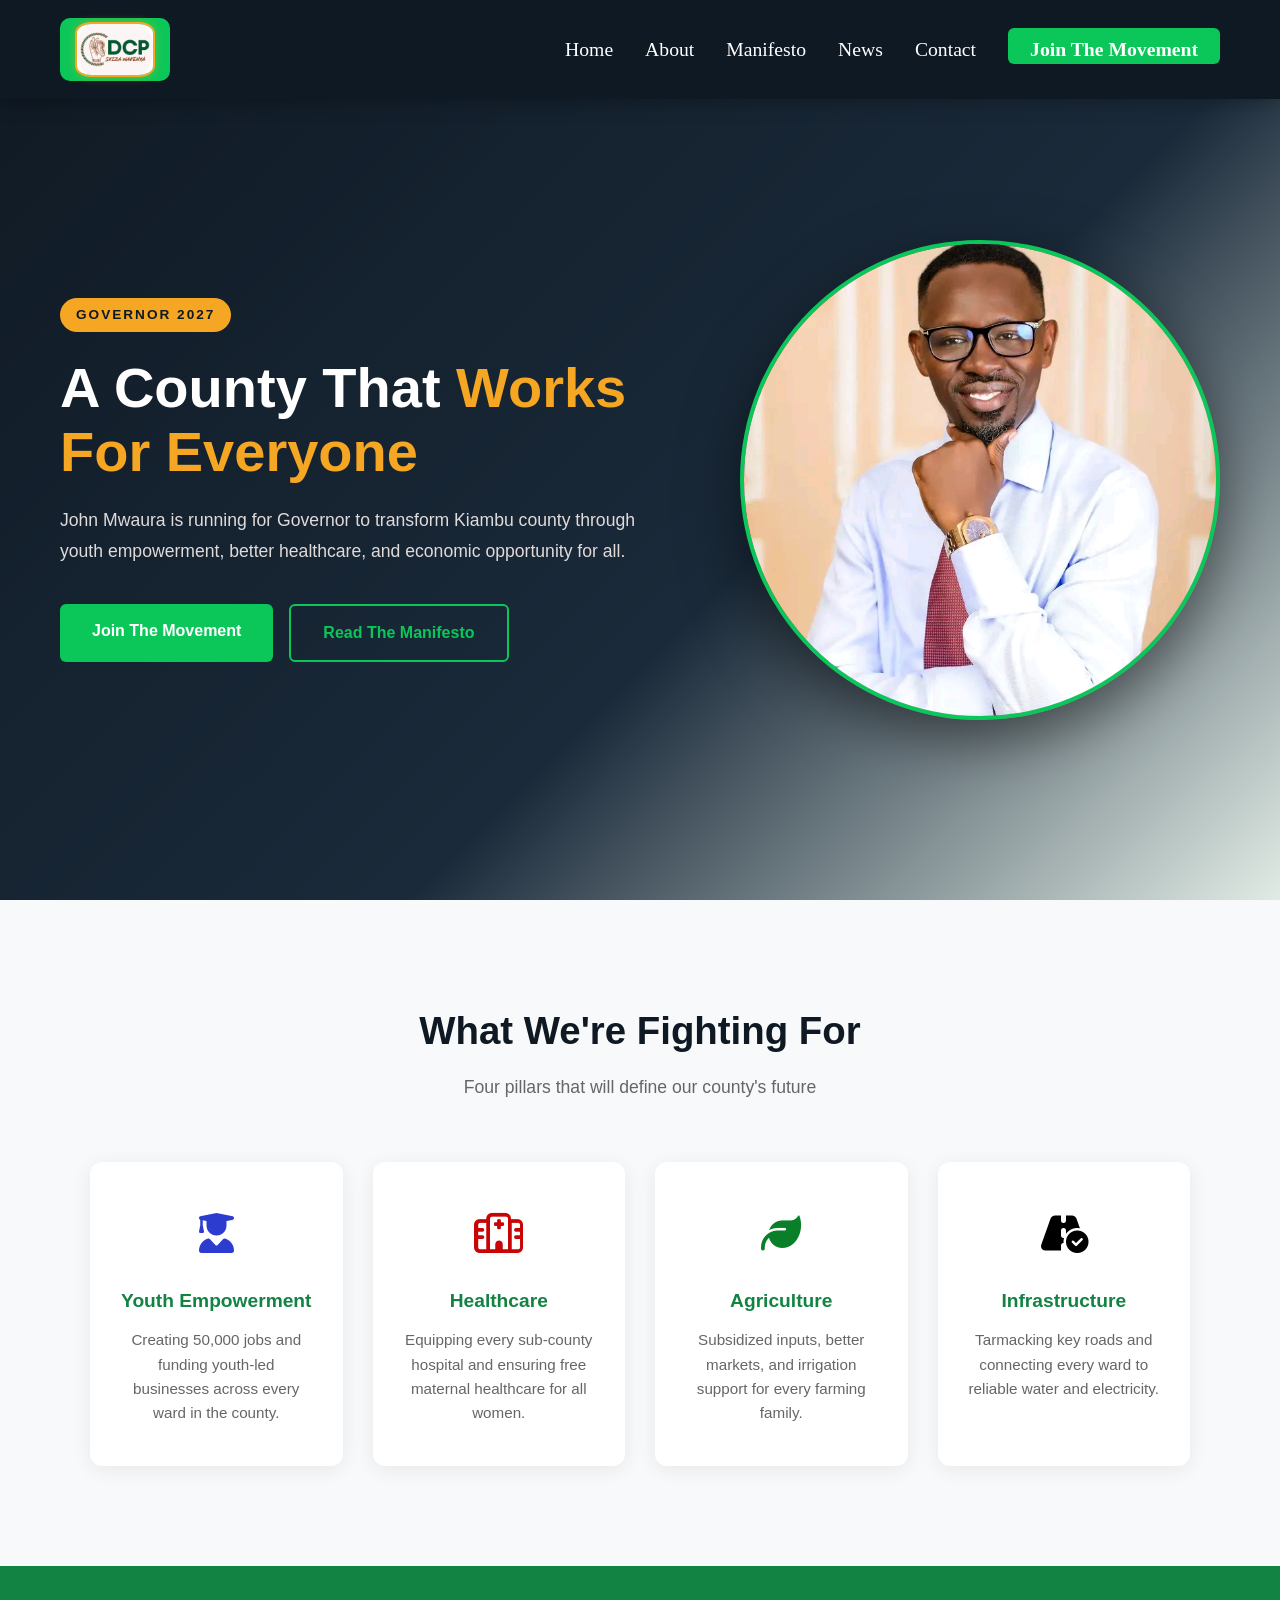
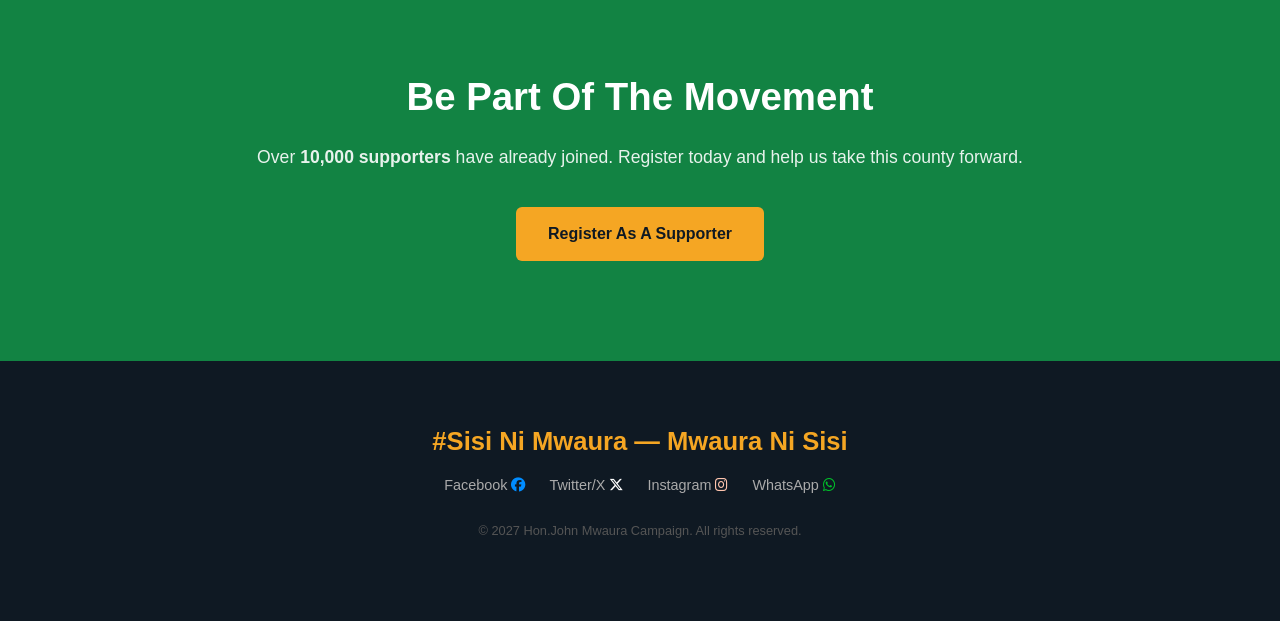
<file: index.html>
<!DOCTYPE html>
<html lang="en">
<head>
    <meta charset="UTF-8">
    <meta name="viewport" content="width=device-width, initial-scale=1.0">
    <title>Hon.John Mwaura — Mchapa Kazi</title>
    <link rel="stylesheet" href="css/main.css">
    <link rel="stylesheet" href="https://cdnjs.cloudflare.com/ajax/libs/font-awesome/6.5.0/css/all.min.css">
</head>
<body>

    <!-- NAVBAR -->
    <nav class="navbar">
         
        <a href="index.html" class="nav-logo">
            <img src="assets/images/logo.png">
        </a>
        <ul class="nav-links">
            <li><a href="index.html">Home</a></li>
            <li><a href="about.html">About</a></li>
            <li><a href="manifesto.html">Manifesto</a></li>
            <li><a href="news.html">News</a></li>
            <li><a href="contact.html">Contact</a></li>
            <li><a href="register.html" class="nav-cta">Join The Movement</a></li>
        </ul>
        <div class="hamburger">☰</div>
    </nav>

    <!-- HERO SECTION -->
    <section class="hero">
        <div class="hero-text">
            <p class="hero-tag">Governor 2027</p>
            <h1>A County That <span>Works For Everyone</span></h1>
            <p class="hero-sub">John Mwaura is running for Governor to transform Kiambu county through youth empowerment, better healthcare, and economic opportunity for all.</p>
            <div class="hero-buttons">
                <a href="register.html" class="btn-primary">Join The Movement</a>
                <a href="manifesto.html" class="btn-secondary">Read The Manifesto</a>
            </div>
        </div>
        <div class="hero-image">
            <img src="assets/images/JOHN.jpg" alt="John Mwaura">
        </div>
    </section>

    <!-- ISSUES SECTION -->
    <section class="issues">
        <h2>What We're Fighting For</h2>
        <p class="section-sub">Four pillars that will define our county's future</p>
        <div class="issues-grid">
            <div class="issue-card">
                <span class="issue-icon"><i class="fa-solid fa-user-graduate" style="color: rgb(44, 60, 206);"></i></span>
                <h3>Youth Empowerment</h3>
                <p>Creating 50,000 jobs and funding youth-led businesses across every ward in the county.</p>
            </div>
            <div class="issue-card">
                <span class="issue-icon"><i class="fa-regular fa-hospital" style="color: rgb(201, 4, 4);"></i></span>
                <h3>Healthcare</h3>
                <p>Equipping every sub-county hospital and ensuring free maternal healthcare for all women.</p>
            </div>
            <div class="issue-card">
                <span class="issue-icon"><i class="fa-solid fa-leaf" style="color: rgb(9, 127, 41);"></i></span>
                <h3>Agriculture</h3>
                <p>Subsidized inputs, better markets, and irrigation support for every farming family.</p>
            </div>
            <div class="issue-card">
                <span class="issue-icon"><i class="fa-solid fa-road-circle-check" style="color: rgb(0, 0, 0);"></i></span>
                <h3>Infrastructure</h3>
                <p>Tarmacking key roads and connecting every ward to reliable water and electricity.</p>
            </div>
        </div>
    </section>

    <!-- REGISTER PROMPT SECTION -->
    <section class="register-prompt">
        <h2>Be Part Of The Movement</h2>
        <p>Over <strong>10,000 supporters</strong> have already joined. Register today and help us take this county forward.</p>
        <a href="register.html" class="btn-primary">Register As A Supporter</a>
    </section>

    
 <!-- FOOTER -->
    <footer>
        <div class="footer-content">
            <p class="footer-logo">#Sisi Ni Mwaura &mdash; Mwaura Ni Sisi</p>
            <div class="footer-links">
                <a href="#">Facebook  <i class="fa-brands fa-facebook" style="color: rgb(0, 140, 255);"></i></a>
                <a href="#">Twitter/X  <i class="fa-brands fa-x-twitter" style="color: rgb(255, 255, 255);"></i></a>
                <a href="#">Instagram  <i class="fa-brands fa-instagram" style="color: rgb(255, 197, 174);"></i></a>
                <a href="#">WhatsApp <i class="fa-brands fa-whatsapp" style="color: rgb(0, 192, 42);"></i> </a>
            </div>
            <p class="footer-copy">© 2027 Hon.John Mwaura Campaign. All rights reserved.</p>
        </div>
    </footer>

    <script src="js/main.js"></script>
</body>
</html>
</file>
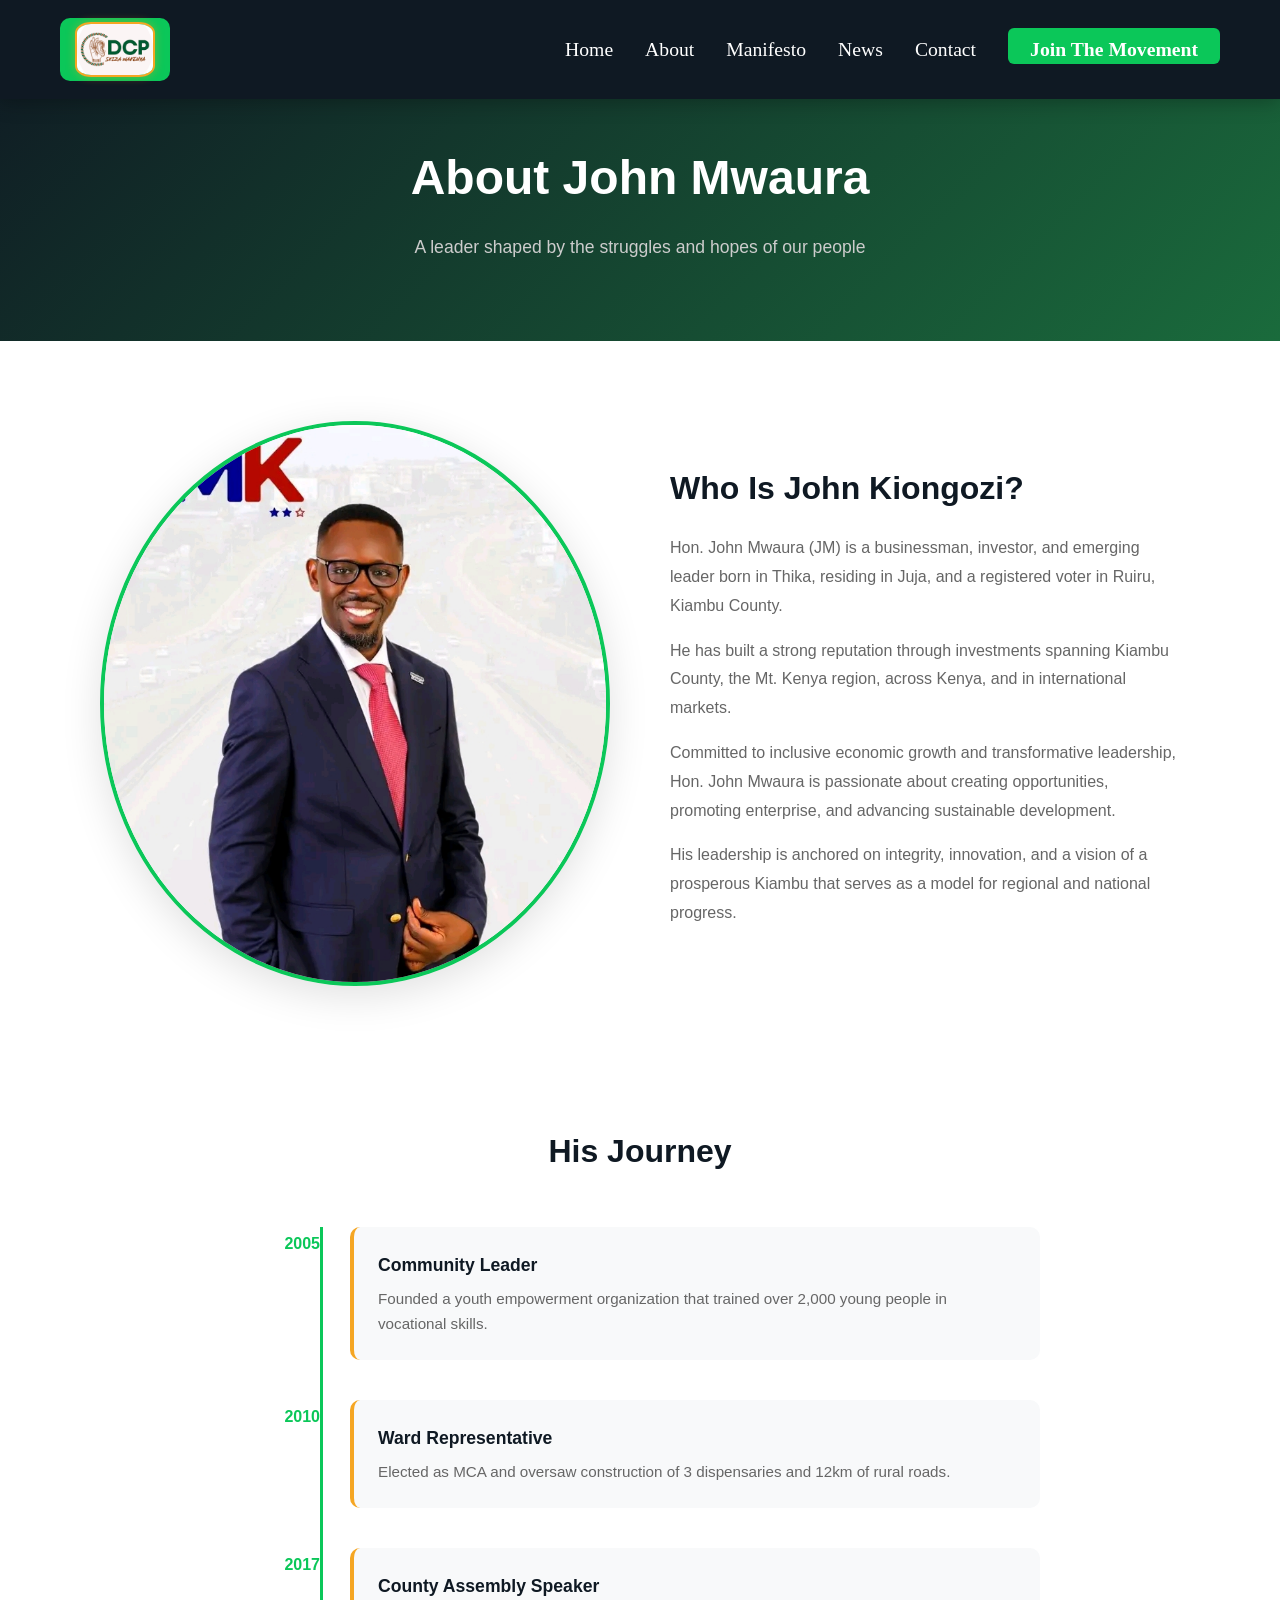
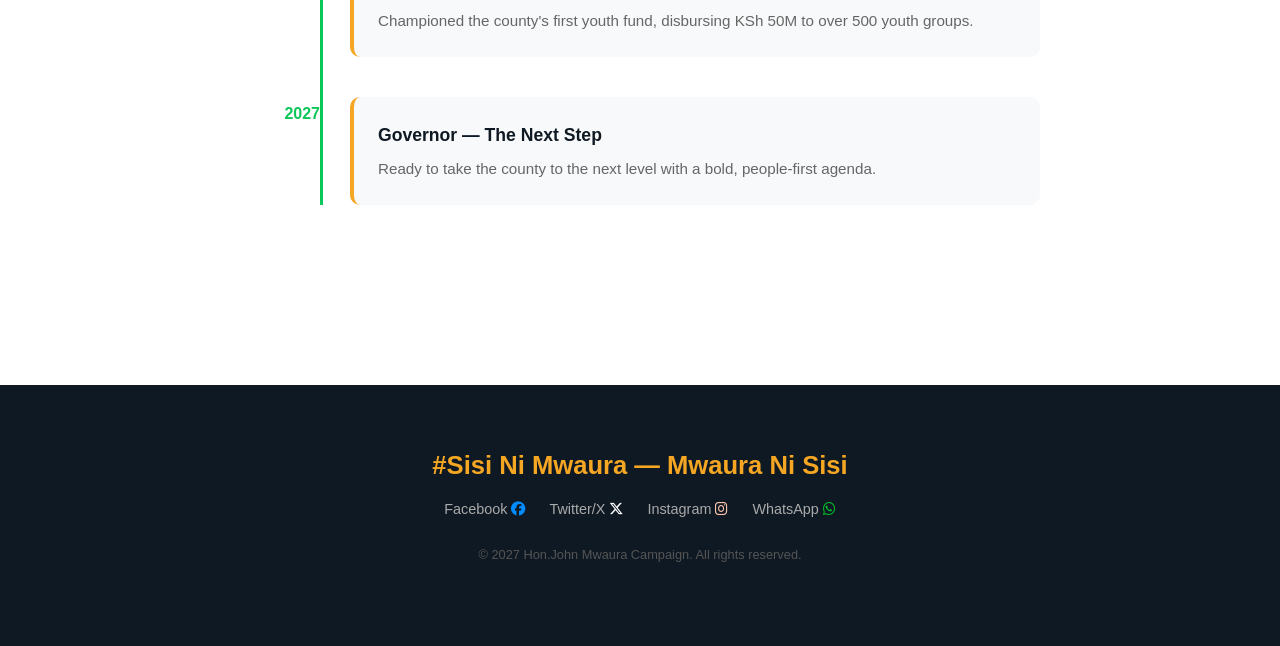
<file: about.html>
<!DOCTYPE html>
<html lang="en">
<head>
    <meta charset="UTF-8">
    <meta name="viewport" content="width=device-width, initial-scale=1.0">
    <title>About — John Kiongozi</title>
    <link rel="stylesheet" href="css/main.css">
    <link rel="stylesheet" href="https://cdnjs.cloudflare.com/ajax/libs/font-awesome/6.5.0/css/all.min.css">
</head>
<body>
</head>
<body>

     <!-- NAVBAR -->
    <nav class="navbar">
         
        <a href="index.html" class="nav-logo">
            <img src="assets/images/logo.png">
        </a>
        <ul class="nav-links">
            <li><a href="index.html">Home</a></li>
            <li><a href="about.html">About</a></li>
            <li><a href="manifesto.html">Manifesto</a></li>
            <li><a href="news.html">News</a></li>
            <li><a href="contact.html">Contact</a></li>
            <li><a href="register.html" class="nav-cta">Join The Movement</a></li>
        </ul>
        <div class="hamburger">☰</div>
    </nav>

    <!-- PAGE HERO -->
    <section class="page-hero">
        <h1>About John Mwaura</h1>
        <p>A leader shaped by the struggles and hopes of our people</p>
    </section>

    <!-- ABOUT CONTENT -->
    <section class="about-content">
        <div class="about-grid">
            <div class="about-image">
                <img src="assets/images/JOHN2.jpg" alt="John Kiongozi">
            </div>
            <div class="about-text">
                <h2>Who Is John Kiongozi?</h2>
                <p>Hon. John Mwaura (JM) is a businessman, investor, and emerging leader born in Thika, residing in Juja, and a registered voter in Ruiru, Kiambu County. </p>
                <p>He has built a strong reputation through investments spanning Kiambu County, the Mt. Kenya region, across Kenya, and in international markets.</p>
                <p>Committed to inclusive economic growth and transformative leadership, Hon. John Mwaura is passionate about creating opportunities, promoting enterprise, and advancing sustainable development. </p>
                <p>His leadership is anchored on integrity, innovation, and a vision of a prosperous Kiambu that serves as a model for regional and national progress.</p>
            </div>
        </div>

        <!-- TIMELINE -->
        <div class="timeline-section">
            <h2>His Journey</h2>
            <div class="timeline">
                <div class="timeline-item">
                    <span class="timeline-year">2005</span>
                    <div class="timeline-content">
                        <h3>Community Leader</h3>
                        <p>Founded a youth empowerment organization that trained over 2,000 young people in vocational skills.</p>
                    </div>
                </div>
                <div class="timeline-item">
                    <span class="timeline-year">2010</span>
                    <div class="timeline-content">
                        <h3>Ward Representative</h3>
                        <p>Elected as MCA and oversaw construction of 3 dispensaries and 12km of rural roads.</p>
                    </div>
                </div>
                <div class="timeline-item">
                    <span class="timeline-year">2017</span>
                    <div class="timeline-content">
                        <h3>County Assembly Speaker</h3>
                        <p>Championed the county's first youth fund, disbursing KSh 50M to over 500 youth groups.</p>
                    </div>
                </div>
                <div class="timeline-item">
                    <span class="timeline-year">2027</span>
                    <div class="timeline-content">
                        <h3>Governor — The Next Step</h3>
                        <p>Ready to take the county to the next level with a bold, people-first agenda.</p>
                    </div>
                </div>
            </div>
        </div>
    </section>

     <!-- FOOTER -->
    <footer>
        <div class="footer-content">
            <p class="footer-logo">#Sisi Ni Mwaura &mdash; Mwaura Ni Sisi</p>
            <div class="footer-links">
                <a href="#">Facebook  <i class="fa-brands fa-facebook" style="color: rgb(0, 140, 255);"></i></a>
                <a href="#">Twitter/X  <i class="fa-brands fa-x-twitter" style="color: rgb(255, 255, 255);"></i></a>
                <a href="#">Instagram  <i class="fa-brands fa-instagram" style="color: rgb(255, 197, 174);"></i></a>
                <a href="#">WhatsApp <i class="fa-brands fa-whatsapp" style="color: rgb(0, 192, 42);"></i> </a>
            </div>
            <p class="footer-copy">© 2027 Hon.John Mwaura Campaign. All rights reserved.</p>
        </div>
    </footer>

    <script src="js/main.js"></script>
</body>
</html>
</file>
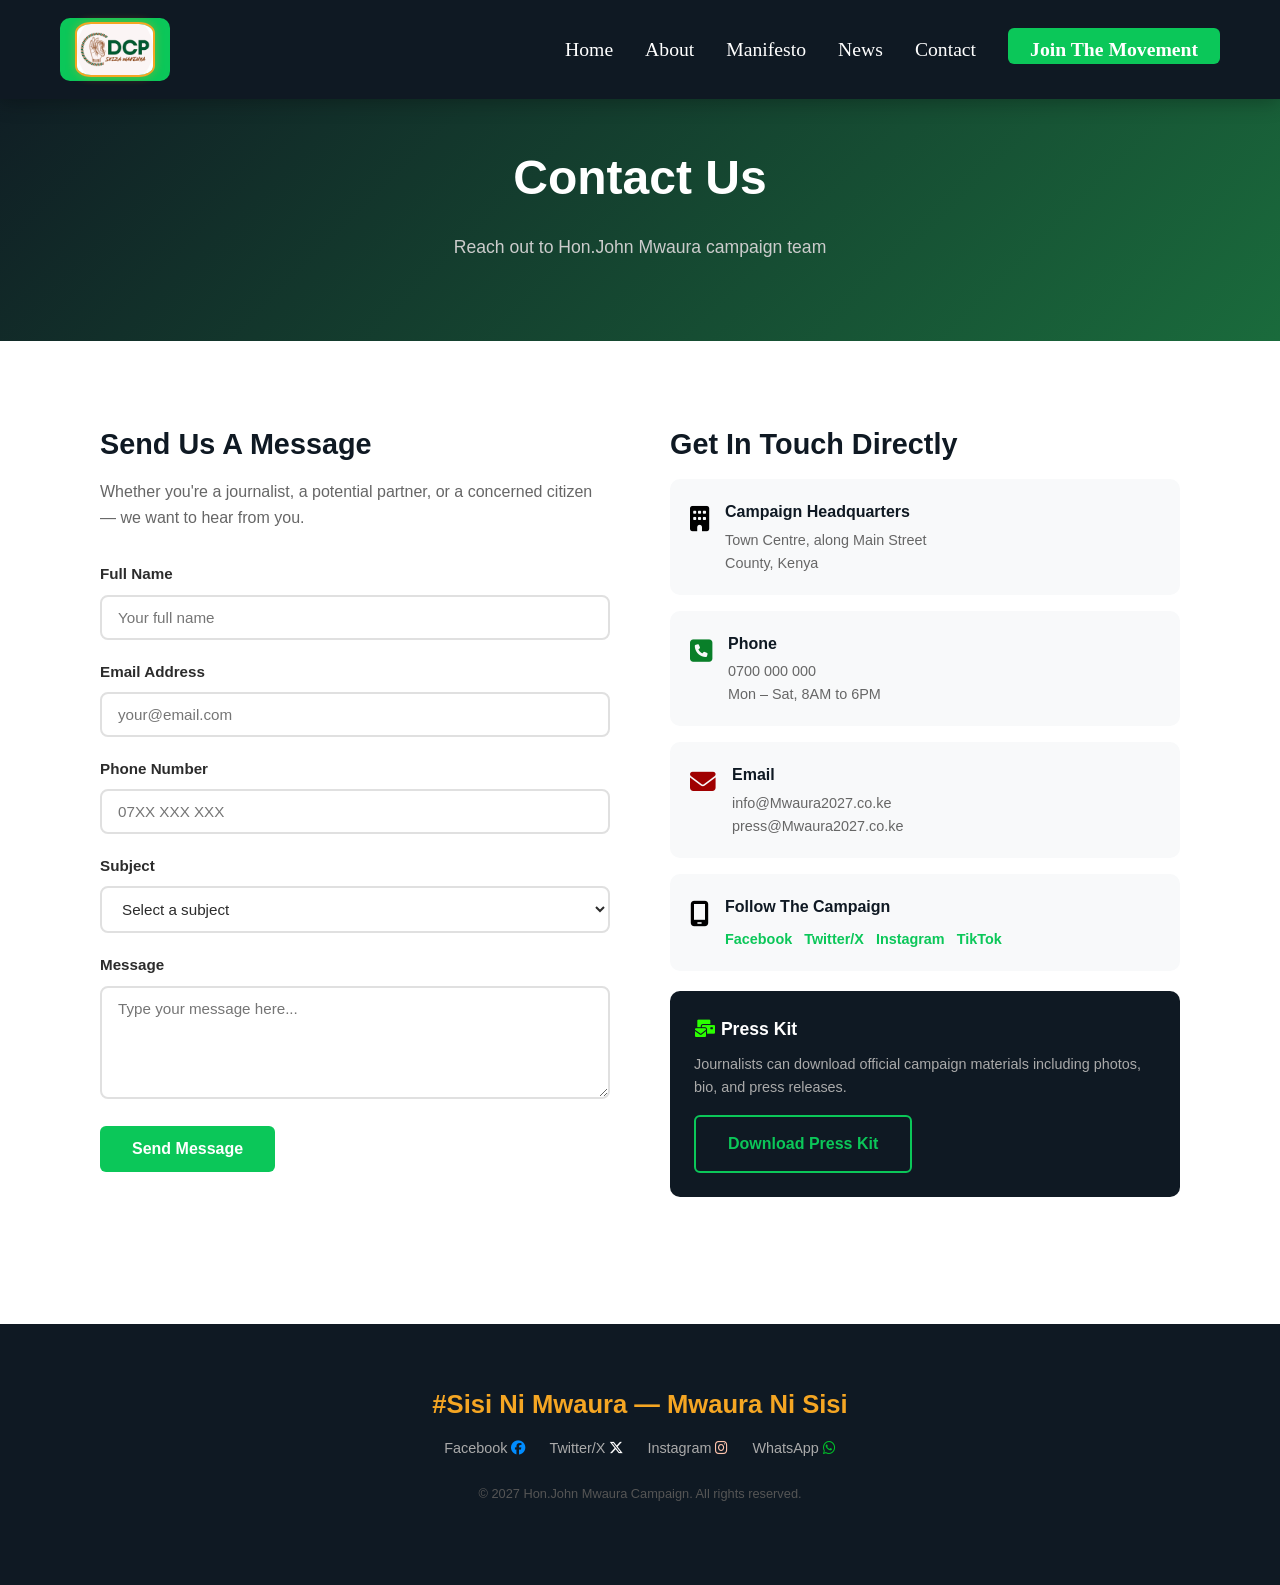
<file: contact.html>
<!DOCTYPE html>
<html lang="en">
<head>
    <meta charset="UTF-8">
    <meta name="viewport" content="width=device-width, initial-scale=1.0">
    <title>Contact — John Mwaura</title>
    <link rel="stylesheet" href="css/main.css">
    <link rel="stylesheet" href="https://cdnjs.cloudflare.com/ajax/libs/font-awesome/6.5.0/css/all.min.css">
</head>
<body>
 
     <!-- NAVBAR -->
    <nav class="navbar">
         
        <a href="index.html" class="nav-logo">
            <img src="assets/images/logo.png">
        </a>
        <ul class="nav-links">
            <li><a href="index.html">Home</a></li>
            <li><a href="about.html">About</a></li>
            <li><a href="manifesto.html">Manifesto</a></li>
            <li><a href="news.html">News</a></li>
            <li><a href="contact.html">Contact</a></li>
            <li><a href="register.html" class="nav-cta">Join The Movement</a></li>
        </ul>
        <div class="hamburger">☰</div>
    </nav>

    <!-- PAGE HERO -->
    <section class="page-hero">
        <h1>Contact Us</h1>
        <p>Reach out to Hon.John Mwaura campaign team</p>
    </section>

    <!-- CONTACT CONTENT -->
    <section class="contact-content">
        <div class="contact-grid">

            <!-- CONTACT FORM -->
            <div class="contact-form-wrapper">
                <h2>Send Us A Message</h2>
                <p>Whether you're a journalist, a potential partner, or a concerned citizen — we want to hear from you.</p>

                <div class="contact-form">
                    <div class="form-group">
                        <label for="full-name">Full Name</label>
                        <input type="text" id="full-name" placeholder="Your full name">
                    </div>
                    <div class="form-group">
                        <label for="email">Email Address</label>
                        <input type="email" id="email" placeholder="your@email.com">
                    </div>
                    <div class="form-group">
                        <label for="phone">Phone Number</label>
                        <input type="tel" id="phone" placeholder="07XX XXX XXX">
                    </div>
                    <div class="form-group">
                        <label for="subject">Subject</label>
                        <select id="subject">
                            <option value="">Select a subject</option>
                            <option value="media">Media & Press Inquiry</option>
                            <option value="partnership">Partnership Proposal</option>
                            <option value="volunteer">Volunteering</option>
                            <option value="general">General Inquiry</option>
                        </select>
                    </div>
                    <div class="form-group">
                        <label for="message">Message</label>
                        <textarea id="message" rows="5" placeholder="Type your message here..."></textarea>
                    </div>
                    <button class="btn-primary" id="contact-submit">Send Message</button>
                    <p class="form-feedback" id="contact-feedback"></p>
                </div>
            </div>

            <!-- CONTACT INFO -->
            <div class="contact-info">
                <h2>Get In Touch Directly</h2>

                <div class="info-card">
                    <span class="info-icon"><i class="fa-solid fa-building" style="color: rgb(0, 0, 0);"></i></span>
                    <div>
                        <h3>Campaign Headquarters</h3>
                        <p>
                        Town Centre, along Main Street<br>
                        County, Kenya</p>
                    </div>
                </div>

                <div class="info-card">
                    <span class="info-icon"><i class="fa-solid fa-square-phone" style="color: rgb(9, 127, 41);"></i></span>
                    <div>
                        <h3>Phone</h3>
                        <p>0700 000 000<br>
                        Mon – Sat, 8AM to 6PM</p>
                    </div>
                </div>

                <div class="info-card">
                    <span class="info-icon"><i class="fa-solid fa-envelope" style="color: rgb(160, 0, 0);"></i></span>
                    <div>
                        <h3>Email</h3>
                        <p>info@Mwaura2027.co.ke<br>
                        press@Mwaura2027.co.ke</p>
                    </div>
                </div>

                <div class="info-card">
                    <span class="info-icon"><i class="fa-solid fa-mobile-screen" style="color: rgb(0, 0, 0);"></i></span>
                    <div>
                        <h3>Follow The Campaign</h3>
                        <div class="social-links">
                            <a href="#">Facebook</a>
                            <a href="#">Twitter/X</a>
                            <a href="#">Instagram</a>
                            <a href="#">TikTok</a>
                        </div>
                    </div>
                </div>

                <!-- PRESS KIT -->
                <div class="press-kit">
                    <h3><i class="fa-solid fa-envelopes-bulk" style="color: rgb(43, 255, 0);"></i> Press Kit</h3>
                    <p>Journalists can download official campaign materials including photos, bio, and press releases.</p>
                    <a href="#" class="btn-secondary">Download Press Kit</a>
                </div>

            </div>
        </div>
    </section>

     <!-- FOOTER -->
    <footer>
        <div class="footer-content">
            <p class="footer-logo">#Sisi Ni Mwaura &mdash; Mwaura Ni Sisi</p>
            <div class="footer-links">
                <a href="#">Facebook  <i class="fa-brands fa-facebook" style="color: rgb(0, 140, 255);"></i></a>
                <a href="#">Twitter/X  <i class="fa-brands fa-x-twitter" style="color: rgb(255, 255, 255);"></i></a>
                <a href="#">Instagram  <i class="fa-brands fa-instagram" style="color: rgb(255, 197, 174);"></i></a>
                <a href="#">WhatsApp <i class="fa-brands fa-whatsapp" style="color: rgb(0, 192, 42);"></i> </a>
            </div>
            <p class="footer-copy">© 2027 Hon.John Mwaura Campaign. All rights reserved.</p>
        </div>
    </footer>

    <script src="js/main.js"></script>
</body>
</html>
</file>
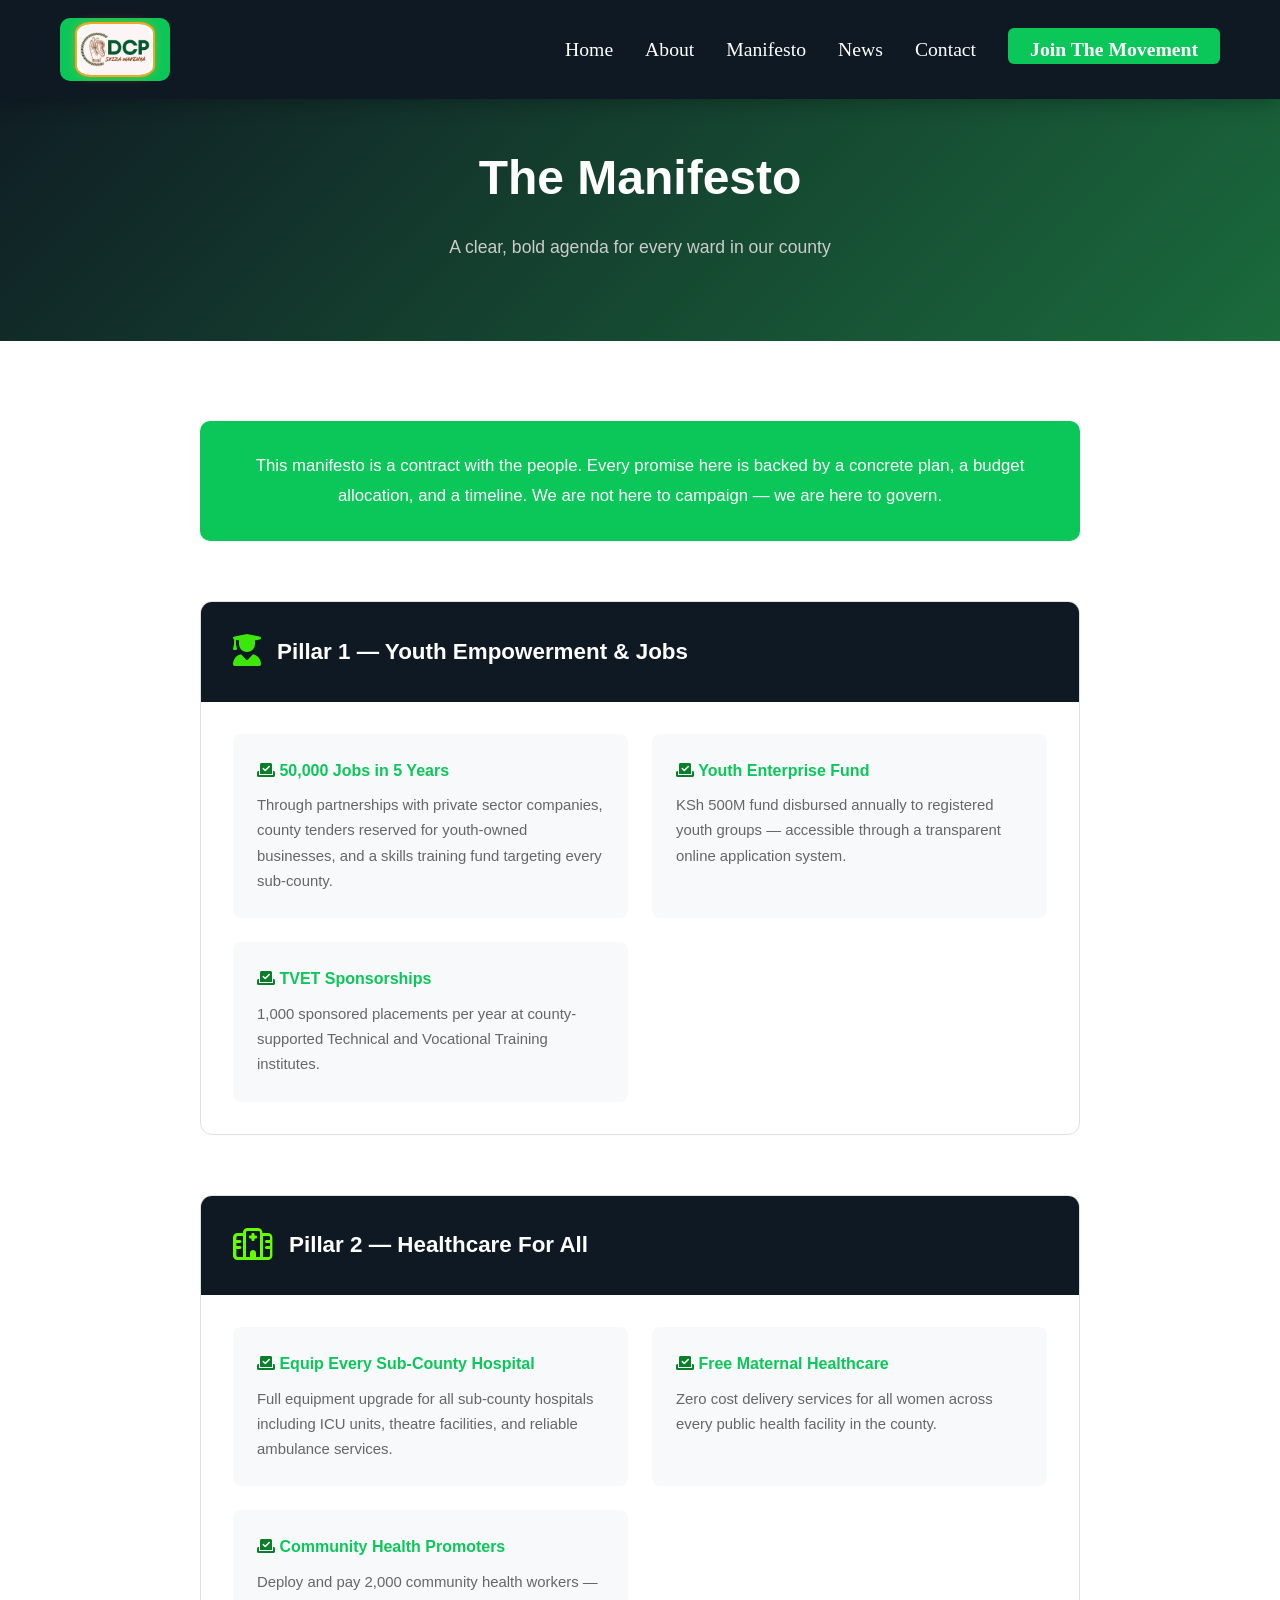
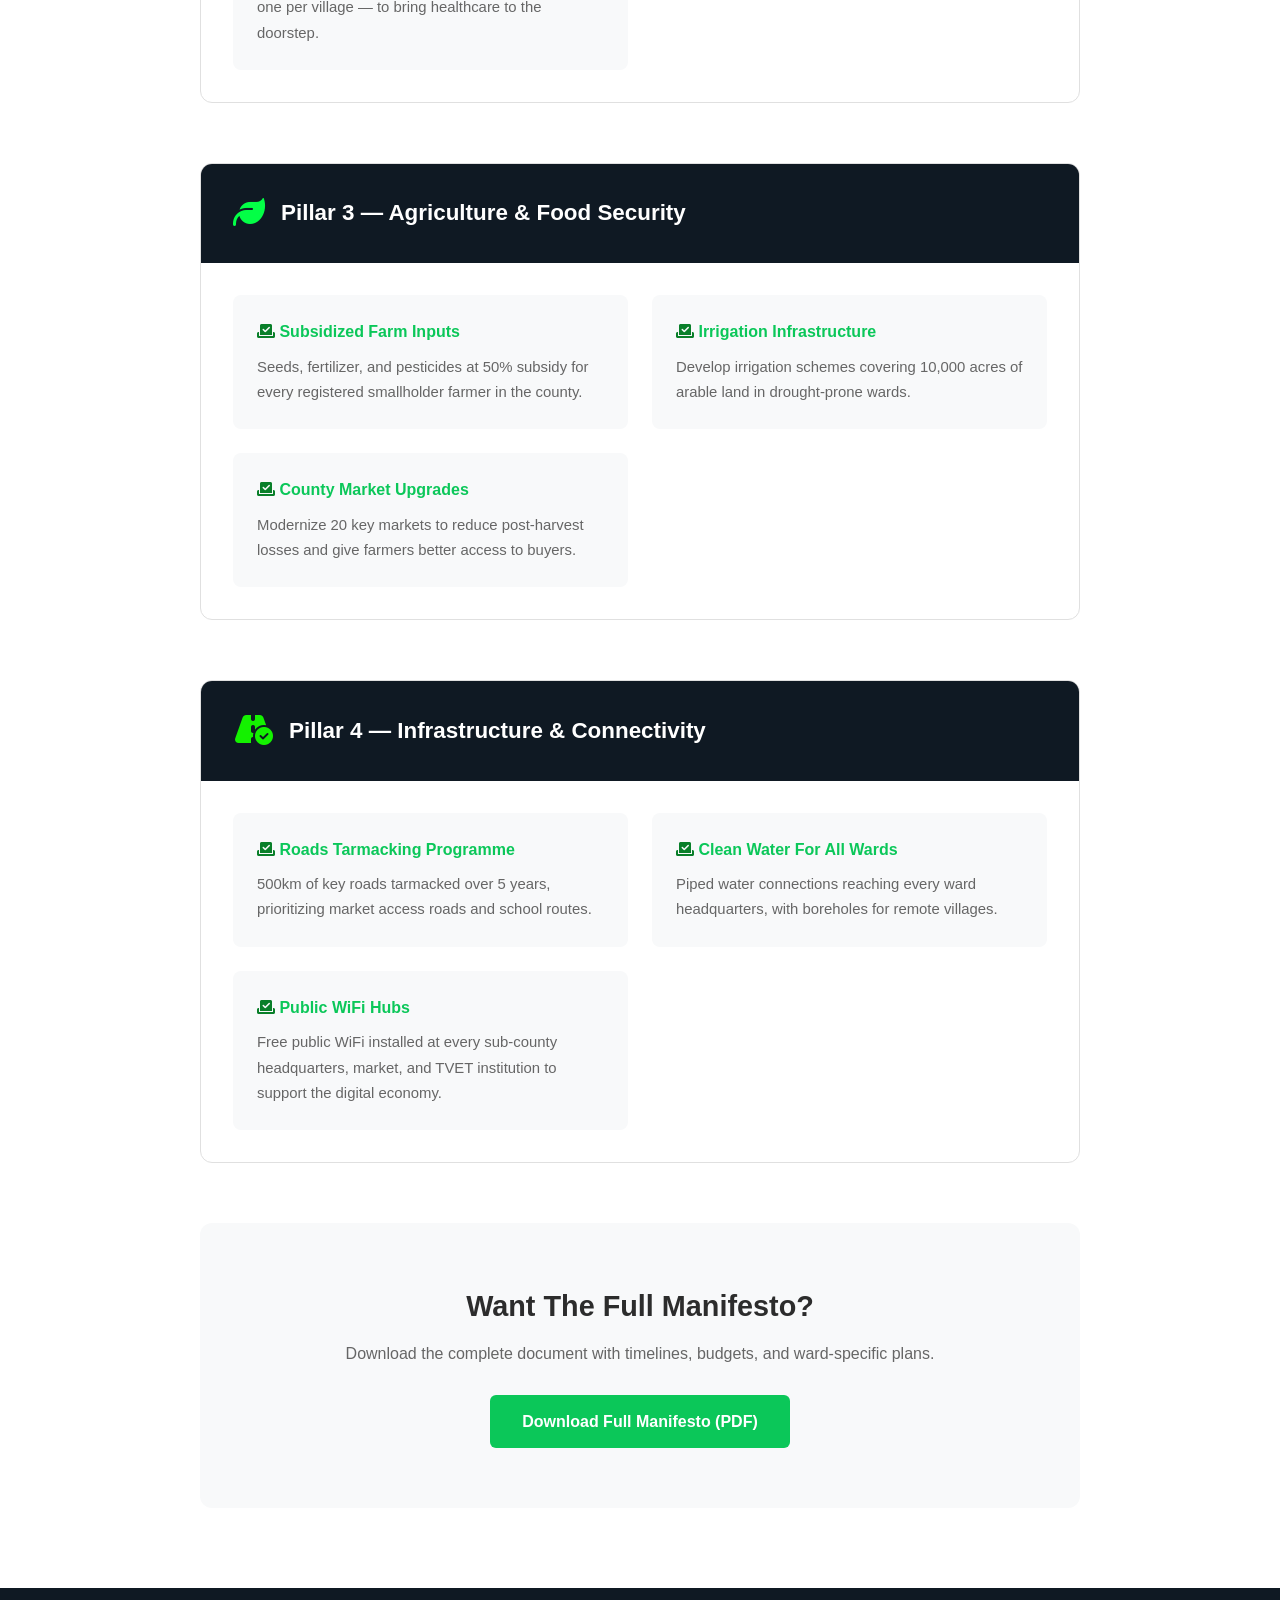
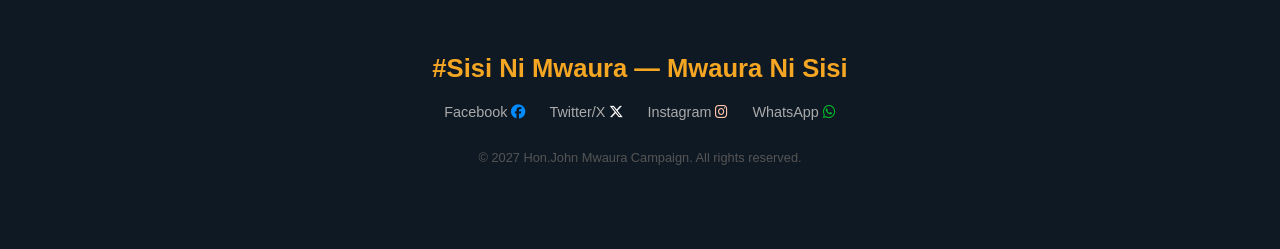
<file: manifesto.html>
<!DOCTYPE html>
<html lang="en">
<head>
    <meta charset="UTF-8">
    <meta name="viewport" content="width=device-width, initial-scale=1.0">
    <title>Manifesto — John Kiongozi</title>
    <link rel="stylesheet" href="css/main.css">
    <link rel="stylesheet" href="https://cdnjs.cloudflare.com/ajax/libs/font-awesome/6.5.0/css/all.min.css">
</head>
<body>

     
     <!-- NAVBAR -->
    <nav class="navbar">
         
        <a href="index.html" class="nav-logo">
            <img src="assets/images/logo.png">
        </a>
        <ul class="nav-links">
            <li><a href="index.html">Home</a></li>
            <li><a href="about.html">About</a></li>
            <li><a href="manifesto.html">Manifesto</a></li>
            <li><a href="news.html">News</a></li>
            <li><a href="contact.html">Contact</a></li>
            <li><a href="register.html" class="nav-cta">Join The Movement</a></li>
        </ul>
        <div class="hamburger">☰</div>
    </nav>


    <!-- PAGE HERO -->
    <section class="page-hero">
        <h1>The Manifesto</h1>
        <p>A clear, bold agenda for every ward in our county</p>
    </section>

    <!-- MANIFESTO CONTENT -->
    <section class="manifesto-content">

        <!-- INTRO -->
        <div class="manifesto-intro">
            <p>This manifesto is a contract with the people. Every promise here is backed by a concrete plan, a budget allocation, and a timeline. We are not here to campaign — we are here to govern.</p>
        </div>

        <!-- PILLAR 1 -->
        <div class="manifesto-pillar">
            <div class="pillar-header">
                <span class="pillar-icon"><i class="fa-solid fa-user-graduate" style="color: rgb(62, 231, 11);"></i></span>
                <h2>Pillar 1 — Youth Empowerment & Jobs</h2>
            </div>
            <div class="pillar-body">
                <div class="pillar-promise">
                    <h3><i class="fa-solid fa-check-to-slot" style="color: rgb(9, 127, 41);"></i> 50,000 Jobs in 5 Years</h3>
                    <p>Through partnerships with private sector companies, county tenders reserved for youth-owned businesses, and a skills training fund targeting every sub-county.</p>
                </div>
                <div class="pillar-promise">
                    <h3><i class="fa-solid fa-check-to-slot" style="color: rgb(9, 127, 41);"></i> Youth Enterprise Fund</h3>
                    <p>KSh 500M fund disbursed annually to registered youth groups — accessible through a transparent online application system.</p>
                </div>
                <div class="pillar-promise">
                    <h3><i class="fa-solid fa-check-to-slot" style="color: rgb(9, 127, 41);"></i>  TVET Sponsorships</h3>
                    <p>1,000 sponsored placements per year at county-supported Technical and Vocational Training institutes.</p>
                </div>
            </div>
        </div>

        <!-- PILLAR 2 -->
        <div class="manifesto-pillar">
            <div class="pillar-header">
                <span class="pillar-icon"><i class="fa-regular fa-hospital" style="color: rgb(102, 255, 0);"></i></span>
                <h2>Pillar 2 — Healthcare For All</h2>
            </div>
            <div class="pillar-body">
                <div class="pillar-promise">
                    <h3><i class="fa-solid fa-check-to-slot" style="color: rgb(9, 127, 41);"></i> Equip Every Sub-County Hospital</h3>
                    <p>Full equipment upgrade for all sub-county hospitals including ICU units, theatre facilities, and reliable ambulance services.</p>
                </div>
                <div class="pillar-promise">
                    <h3><i class="fa-solid fa-check-to-slot" style="color: rgb(9, 127, 41);"></i> Free Maternal Healthcare</h3>
                    <p>Zero cost delivery services for all women across every public health facility in the county.</p>
                </div>
                <div class="pillar-promise">
                    <h3><i class="fa-solid fa-check-to-slot" style="color: rgb(9, 127, 41);"></i> Community Health Promoters</h3>
                    <p>Deploy and pay 2,000 community health workers — one per village — to bring healthcare to the doorstep.</p>
                </div>
            </div>
        </div>

        <!-- PILLAR 3 -->
        <div class="manifesto-pillar">
            <div class="pillar-header">
                <span class="pillar-icon"><i class="fa-solid fa-leaf" style="color: rgb(3, 255, 70);"></i></span>
                <h2>Pillar 3 — Agriculture & Food Security</h2>
            </div>
            <div class="pillar-body">
                <div class="pillar-promise">
                    <h3><i class="fa-solid fa-check-to-slot" style="color: rgb(9, 127, 41);"></i> Subsidized Farm Inputs</h3>
                    <p>Seeds, fertilizer, and pesticides at 50% subsidy for every registered smallholder farmer in the county.</p>
                </div>
                <div class="pillar-promise">
                    <h3><i class="fa-solid fa-check-to-slot" style="color: rgb(9, 127, 41);"></i> Irrigation Infrastructure</h3>
                    <p>Develop irrigation schemes covering 10,000 acres of arable land in drought-prone wards.</p>
                </div>
                <div class="pillar-promise">
                    <h3><i class="fa-solid fa-check-to-slot" style="color: rgb(9, 127, 41);"></i> County Market Upgrades</h3>
                    <p>Modernize 20 key markets to reduce post-harvest losses and give farmers better access to buyers.</p>
                </div>
            </div>
        </div>

        <!-- PILLAR 4 -->
        <div class="manifesto-pillar">
            <div class="pillar-header">
                <span class="pillar-icon"><i class="fa-solid fa-road-circle-check" style="color: rgb(20, 241, 0);"></i></span>
                <h2>Pillar 4 — Infrastructure & Connectivity</h2>
            </div>
            <div class="pillar-body">
                <div class="pillar-promise">
                    <h3><i class="fa-solid fa-check-to-slot" style="color: rgb(9, 127, 41);"></i> Roads Tarmacking Programme</h3>
                    <p>500km of key roads tarmacked over 5 years, prioritizing market access roads and school routes.</p>
                </div>
                <div class="pillar-promise">
                    <h3><i class="fa-solid fa-check-to-slot" style="color: rgb(9, 127, 41);"></i> Clean Water For All Wards</h3>
                    <p>Piped water connections reaching every ward headquarters, with boreholes for remote villages.</p>
                </div>
                <div class="pillar-promise">
                    <h3><i class="fa-solid fa-check-to-slot" style="color: rgb(9, 127, 41);"></i> Public WiFi Hubs</h3>
                    <p>Free public WiFi installed at every sub-county headquarters, market, and TVET institution to support the digital economy.</p>
                </div>
            </div>
        </div>

        <!-- DOWNLOAD CTA -->
        <div class="manifesto-download">
            <h2>Want The Full Manifesto?</h2>
            <p>Download the complete document with timelines, budgets, and ward-specific plans.</p>
            <a href="#" class="btn-primary">Download Full Manifesto (PDF)</a>
        </div>

    </section>

    <!-- FOOTER -->
    <footer>
        <div class="footer-content">
            <p class="footer-logo">#Sisi Ni Mwaura &mdash; Mwaura Ni Sisi</p>
            <div class="footer-links">
                <a href="#">Facebook  <i class="fa-brands fa-facebook" style="color: rgb(0, 140, 255);"></i></a>
                <a href="#">Twitter/X  <i class="fa-brands fa-x-twitter" style="color: rgb(255, 255, 255);"></i></a>
                <a href="#">Instagram  <i class="fa-brands fa-instagram" style="color: rgb(255, 197, 174);"></i></a>
                <a href="#">WhatsApp <i class="fa-brands fa-whatsapp" style="color: rgb(0, 192, 42);"></i> </a>
            </div>
            <p class="footer-copy">© 2027 Hon.John Mwaura Campaign. All rights reserved.</p>
        </div>
    </footer>

    <script src="js/main.js"></script>
</body>
</html>
</file>
<file: css/main.css>
/* ========================
   ROOT & RESET
======================== */
* {
    margin: 0;
    padding: 0;
    box-sizing: border-box;
}

:root {
    --primary: #0bc759;
    --primary-dark: #128343;
    --accent: #f5a623;
    --dark: #0f1923;
    --text: #2c2c2c;
    --text-light: #666666;
    --bg-light: #f8f9fa;
    --white: #ffffff;
    --border: #e0e0e0;
    --success: #17a538;
    --danger: #dc3545;
    --font-main: 'Segoe UI', Tahoma, Geneva, Verdana, sans-serif;
}

html {
    scroll-behavior: smooth;
}

body {
    font-family: var(--font-main);
    color: var(--text);
    background: var(--white);
    line-height: 1.6;
}

a {
    text-decoration: none;
    color: inherit;
}

img {
    max-width: 100%;
    display: block;
}

/* ========================
   BUTTONS
======================== */
.btn-primary {
    display: inline-block;
    background: var(--primary);
    color: var(--white);
    padding: 14px 32px;
    border-radius: 6px;
    font-size: 1rem;
    font-weight: 600;
    border: none;
    cursor: pointer;
    transition: background 0.3s ease, transform 0.2s ease;
}

.btn-primary:hover {
    background: var(--primary-dark);
    transform: translateY(-2px);
}

.btn-secondary {
    display: inline-block;
    background: transparent;
    color: var(--primary);
    padding: 14px 32px;
    border-radius: 6px;
    font-size: 1rem;
    font-weight: 600;
    border: 2px solid var(--primary);
    cursor: pointer;
    transition: all 0.3s ease;
}

.btn-secondary:hover {
    background: var(--primary);
    color: var(--white);
}

/* ========================
   NAVBAR
======================== */
.navbar {
    position: fixed;
    top: 0;
    left: 0;
    right: 0;
    z-index: 1000;
    display: flex;
    align-items: center;
    justify-content: space-between;
    padding: 18px 60px;
    background: var(--dark);
    box-shadow: 0 2px 20px rgba(0,0,0,0.3);
}

.nav-logo {
    padding: 4px 15px;
    font-family: Cambria, Cochin, Georgia, Times, 'Times New Roman', serif;
    border-radius: 10px;
    font-size: 20px;
    font-weight: bold;
    background: var(--primary);
    display: flex;
    align-items: center;
    text-decoration: none;
     animation: fadeDown 1s ease both;
     text-shadow: 3px 3px 12px rgba(68, 184, 11, 0.849);
}

.nav-logo img {
    height: 55px;
    width: 80px;
    object-fit: cover;
    border-radius: 20%;
    border: 2px solid var(--accent);
    box-shadow: 0 0 10px rgba(245, 166, 35, 0.4);
    transition: transform 0.3s ease, box-shadow 0.3s ease;
}

.nav-logo img:hover {
    transform: scale(1.08);
    box-shadow: 0 0 18px rgba(245, 166, 35, 0.7);
}
.nav-links {
    display: flex;
    align-items: center;
    gap: 32px;
    list-style: none;
}

@media (max-width: 768px) {
    .nav-links {
        max-height: 0;
        overflow: hidden;
        transition: max-height 0.4s ease, padding 0.4s ease;
        padding: 0 24px;
    }

    .nav-links.open {
        max-height: 400px;
        padding: 24px;
    }
}


.nav-links a {
    color: var(--white);
    font-size: 1.23rem;
    font-weight: 500;
    font-family: Cambria, Cochin, Georgia, Times, 'Times New Roman', serif;
    position: relative;
    padding-bottom: 4px;
    transition: color 0.3s ease;
}

.nav-links a::after {
    content: '';
    position: absolute;
    bottom: 0;
    left: 0;
    width: 0%;
    height: 2px;
    background: var(--accent);
    border-radius: 2px;
    transition: width 0.3s ease;
}

.nav-links a:hover {
    color: var(--accent);
}

.nav-links a:hover::after {
    width: 100%;
}

.nav-cta {
    background: var(--primary);
    color: var(--white) !important;
    padding: 10px 22px;
    border-radius: 6px;
    font-weight: 600 !important;
    transition: background 0.3s ease !important;
}

.nav-cta:hover {
    background: var(--accent) !important;
    color: var(--dark) !important;
}

.hamburger {
    display: none;
    color: var(--white);
    font-size: 1.8rem;
    cursor: pointer;
}

/* ========================
   HERO SECTION
======================== */
.hero {
    min-height: 100vh;
    background: linear-gradient(135deg, var(--dark) 0%, #1a2a3a 60%, #1a6b3c22 100%);
    display: flex;
    align-items: center;
    justify-content: space-between;
    padding: 120px 60px 60px;
    gap: 40px;
}

.hero-text {
    flex: 1;
    max-width: 600px;
}

.hero-tag {
    display: inline-block;
    background: var(--accent);
    color: var(--dark);
    padding: 6px 16px;
    border-radius: 20px;
    font-size: 0.85rem;
    font-weight: 700;
    letter-spacing: 2px;
    text-transform: uppercase;
    margin-bottom: 24px;
}

.hero-text h1 {
    font-size: 3.5rem;
    font-weight: 900;
    color: var(--white);
    line-height: 1.15;
    margin-bottom: 20px;
}

.hero-text h1 span {
    color: var(--accent);
}

.hero-sub {
    font-size: 1.1rem;
    color: #e0dbdb;
    margin-bottom: 36px;
    line-height: 1.8;
}

.hero-buttons {
    display: flex;
    gap: 16px;
    flex-wrap: wrap;
}

.hero-image {
    flex: 1;
    max-width: 480px;
    display: flex;
    align-items: center;
    justify-content: center;
}

.hero-image img {
    width: 100%;
    border-radius: 50%;
    box-shadow: 0 20px 60px rgba(0,0,0,0.5);
    border: 4px solid var(--primary);
}

/* ========================
   PAGE HERO (inner pages)
======================== */
.page-hero {
    background: linear-gradient(135deg, var(--dark), #1a6b3c);
    padding: 140px 60px 80px;
    text-align: center;
    color: var(--white);
}

.page-hero h1 {
    font-size: 3rem;
    font-weight: 900;
    margin-bottom: 16px;
}

.page-hero p {
    font-size: 1.1rem;
    color: #cccccc;
}

/* ========================
   ISSUES SECTION
======================== */
.issues {
    padding: 100px 60px;
    background: var(--bg-light);
    text-align: center;
}

.issues h2 {
    font-size: 2.4rem;
    font-weight: 800;
    margin-bottom: 12px;
    color: var(--dark);
}

.section-sub {
    color: var(--text-light);
    font-size: 1.1rem;
    margin-bottom: 60px;
}

.issues-grid {
    display: grid;
    grid-template-columns: repeat(auto-fit, minmax(240px, 1fr));
    gap: 30px;
    max-width: 1100px;
    margin: 0 auto;
}

.issue-card {
    background: var(--white);
    padding: 40px 30px;
    border-radius: 12px;
    box-shadow: 0 4px 20px rgba(0,0,0,0.07);
    transition: transform 0.3s ease, box-shadow 0.3s ease;
    text-align: center;
}

.issue-card:hover {
    transform: translateY(-6px);
    box-shadow: 0 12px 40px rgba(0,0,0,0.12);
}

.issue-icon {
    font-size: 2.5rem;
    display: block;
    margin-bottom: 20px;
}

.issue-card h3 {
    font-size: 1.2rem;
    font-weight: 700;
    margin-bottom: 12px;
    color: var(--primary-dark);
}

.issue-card p {
    color: var(--text-light);
    font-size: 0.95rem;
}

/* ========================
   REGISTER PROMPT
======================== */
.register-prompt {
    padding: 100px 60px;
    background: var(--primary-dark);
    text-align: center;
    color: var(--white);
}

.register-prompt h2 {
    font-size: 2.4rem;
    font-weight: 800;
    margin-bottom: 16px;
}

.register-prompt p {
    font-size: 1.1rem;
    margin-bottom: 36px;
    opacity: 0.9;
}

.register-prompt .btn-primary {
    background: var(--accent);
    color: var(--dark);
}

.register-prompt .btn-primary:hover {
    background: var(--white);
}

/* ========================
   FOOTER
======================== */
footer {
    background: var(--dark);
    color: var(--white);
    padding: 60px;
    text-align: center;
}

.footer-logo {
    font-size: 1.6rem;
    font-weight: 800;
    color: var(--accent);
    margin-bottom: 12px;
}

footer p {
    color: #888888;
    font-size: 0.9rem;
    margin-bottom: 20px;
}

.footer-links {
    display: flex;
    justify-content: center;
    gap: 24px;
    margin-bottom: 24px;
    flex-wrap: wrap;
}

.footer-links a {
    color: #aaaaaa;
    font-size: 0.9rem;
    transition: color 0.3s ease;
}

.footer-links a:hover {
    color: var(--accent);
}

.footer-copy {
    color: #555555 !important;
    font-size: 0.8rem !important;
}

/* ========================
   ABOUT PAGE
======================== */
.about-content {
    padding: 80px 60px;
    max-width: 1200px;
    margin: 0 auto;
}

.about-grid {
    display: grid;
    grid-template-columns: 1fr 1fr;
    gap: 60px;
    align-items: center;
    margin-bottom: 80px;
}

.about-image img {
    border-radius: 50%;
    box-shadow: 0 10px 40px rgba(0,0,0,0.12);
    border: 4px solid var(--primary);
}

.about-text h2 {
    font-size: 2rem;
    font-weight: 800;
    color: var(--dark);
    margin-bottom: 20px;
}

.about-text p {
    color: var(--text-light);
    margin-bottom: 16px;
    line-height: 1.8;
}

.timeline-section {
    padding: 60px 0;
}

.timeline-section h2 {
    font-size: 2rem;
    font-weight: 800;
    text-align: center;
    margin-bottom: 50px;
    color: var(--dark);
}

.timeline {
    position: relative;
    max-width: 800px;
    margin: 0 auto;
}

.timeline::before {
    content: '';
    position: absolute;
    left: 80px;
    top: 0;
    bottom: 0;
    width: 3px;
    background: var(--primary);
}

.timeline-item {
    display: flex;
    gap: 30px;
    margin-bottom: 40px;
    align-items: flex-start;
}

.timeline-year {
    min-width: 80px;
    font-size: 1rem;
    font-weight: 800;
    color: var(--primary);
    padding-top: 4px;
    text-align: right;
}

.timeline-content {
    background: var(--bg-light);
    padding: 24px;
    border-radius: 10px;
    flex: 1;
    border-left: 4px solid var(--accent);
}

.timeline-content h3 {
    font-size: 1.1rem;
    font-weight: 700;
    margin-bottom: 8px;
    color: var(--dark);
}

.timeline-content p {
    color: var(--text-light);
    font-size: 0.95rem;
}

/* ========================
   MANIFESTO PAGE
======================== */
.manifesto-content {
    padding: 80px 60px;
    max-width: 1000px;
    margin: 0 auto;
}

.manifesto-intro {
    background: var(--primary);
    color: var(--white);
    padding: 30px 40px;
    border-radius: 10px;
    font-size: 1.05rem;
    line-height: 1.8;
    margin-bottom: 60px;
    text-align: center;
}

.manifesto-pillar {
    margin-bottom: 60px;
    border: 1px solid var(--border);
    border-radius: 12px;
    overflow: hidden;
}

.pillar-header {
    background: var(--dark);
    color: var(--white);
    padding: 24px 32px;
    display: flex;
    align-items: center;
    gap: 16px;
}

.pillar-icon {
    font-size: 2rem;
}

.pillar-header h2 {
    font-size: 1.4rem;
    font-weight: 700;
}

.pillar-body {
    padding: 32px;
    display: grid;
    grid-template-columns: repeat(auto-fit, minmax(260px, 1fr));
    gap: 24px;
}

.pillar-promise {
    background: var(--bg-light);
    padding: 24px;
    border-radius: 8px;
}

.pillar-promise h3 {
    font-size: 1rem;
    font-weight: 700;
    color: var(--primary);
    margin-bottom: 10px;
}

.pillar-promise p {
    color: var(--text-light);
    font-size: 0.93rem;
    line-height: 1.7;
}

.manifesto-download {
    background: var(--bg-light);
    padding: 60px 40px;
    border-radius: 12px;
    text-align: center;
    margin-top: 40px;
}

.manifesto-download h2 {
    font-size: 1.8rem;
    font-weight: 800;
    margin-bottom: 12px;
}

.manifesto-download p {
    color: var(--text-light);
    margin-bottom: 28px;
}

/* ========================
   NEWS PAGE
======================== */
.news-content {
    padding: 80px 60px;
    max-width: 1200px;
    margin: 0 auto;
}

.news-featured {
    display: grid;
    grid-template-columns: 1fr 1fr;
    gap: 40px;
    margin-bottom: 70px;
    background: var(--bg-light);
    border-radius: 16px;
    overflow: hidden;
}

.news-featured-image {
    position: relative;
}

.news-featured-image img {
    width: 100%;
    height: 100%;
    object-fit: cover;
}

.news-tag {
    position: absolute;
    top: 16px;
    left: 16px;
    background: var(--accent);
    color: var(--dark);
    padding: 4px 12px;
    border-radius: 20px;
    font-size: 0.8rem;
    font-weight: 700;
    text-transform: uppercase;
}

.news-featured-text {
    padding: 40px;
    display: flex;
    flex-direction: column;
    justify-content: center;
}

.news-date {
    color: var(--text-light);
    font-size: 0.9rem;
    margin-bottom: 12px;
}

.news-featured-text h2 {
    font-size: 1.6rem;
    font-weight: 800;
    color: var(--dark);
    margin-bottom: 16px;
    line-height: 1.4;
}

.news-featured-text p {
    color: var(--text-light);
    line-height: 1.8;
    margin-bottom: 24px;
}

.news-grid-title {
    font-size: 1.8rem;
    font-weight: 800;
    margin-bottom: 30px;
    color: var(--dark);
}

.news-grid {
    display: grid;
    grid-template-columns: repeat(auto-fit, minmax(300px, 1fr));
    gap: 28px;
}

.news-card {
    background: var(--bg-light);
    padding: 28px;
    border-radius: 12px;
    border-top: 4px solid var(--primary);
    transition: transform 0.3s ease;
    position: relative;
}

.news-card:hover {
    transform: translateY(-4px);
}

.news-card .news-tag {
    position: static;
    display: inline-block;
    margin-bottom: 12px;
}

.news-card h3 {
    font-size: 1.05rem;
    font-weight: 700;
    color: var(--dark);
    margin-bottom: 10px;
    line-height: 1.4;
}

.news-card p {
    color: var(--text-light);
    font-size: 0.92rem;
    line-height: 1.7;
    margin-bottom: 16px;
}

.read-more {
    color: var(--primary);
    font-weight: 600;
    font-size: 0.9rem;
    transition: color 0.3s ease;
}

.read-more:hover {
    color: var(--accent);
}

/* ========================
   CONTACT PAGE
======================== */
.contact-content {
    padding: 80px 60px;
    max-width: 1200px;
    margin: 0 auto;
}

.contact-grid {
    display: grid;
    grid-template-columns: 1fr 1fr;
    gap: 60px;
}

.contact-form-wrapper h2,
.contact-info h2 {
    font-size: 1.8rem;
    font-weight: 800;
    color: var(--dark);
    margin-bottom: 12px;
}

.contact-form-wrapper p {
    color: var(--text-light);
    margin-bottom: 32px;
}

/* ========================
   FORMS (shared)
======================== */
.form-group {
    margin-bottom: 20px;
}

.form-group label {
    display: block;
    font-weight: 600;
    margin-bottom: 8px;
    color: var(--text);
    font-size: 0.95rem;
}

.form-group input,
.form-group select,
.form-group textarea {
    width: 100%;
    padding: 12px 16px;
    border: 2px solid var(--border);
    border-radius: 8px;
    font-size: 0.95rem;
    font-family: var(--font-main);
    color: var(--text);
    background: var(--white);
    transition: border-color 0.3s ease;
    outline: none;
}

.form-group input:focus,
.form-group select:focus,
.form-group textarea:focus {
    border-color: var(--primary);
}

.checkbox-group {
    display: flex;
    align-items: flex-start;
    gap: 12px;
}

.checkbox-group input[type="checkbox"] {
    width: auto;
    margin-top: 3px;
    accent-color: var(--primary);
}

.checkbox-group label {
    font-weight: 400;
    color: var(--text-light);
    font-size: 0.9rem;
}

.form-feedback {
    margin-top: 16px;
    font-size: 0.95rem;
    font-weight: 600;
    min-height: 24px;
}

/* ========================
   CONTACT INFO CARDS
======================== */
.info-card {
    display: flex;
    gap: 16px;
    align-items: flex-start;
    background: var(--bg-light);
    padding: 20px;
    border-radius: 10px;
    margin-bottom: 16px;
}

.info-icon {
    font-size: 1.6rem;
}

.info-card h3 {
    font-size: 1rem;
    font-weight: 700;
    color: var(--dark);
    margin-bottom: 4px;
}

.info-card p {
    color: var(--text-light);
    font-size: 0.9rem;
    line-height: 1.6;
}

.social-links {
    display: flex;
    gap: 12px;
    flex-wrap: wrap;
    margin-top: 8px;
}

.social-links a {
    color: var(--primary);
    font-weight: 600;
    font-size: 0.9rem;
}

.press-kit {
    background: var(--dark);
    color: var(--white);
    padding: 24px;
    border-radius: 10px;
    margin-top: 20px;
}

.press-kit h3 {
    font-size: 1.1rem;
    font-weight: 700;
    margin-bottom: 10px;
}

.press-kit p {
    color: #aaaaaa;
    font-size: 0.9rem;
    margin-bottom: 16px;
}

/* ========================
   REGISTER PAGE
======================== */
.register-content {
    padding: 80px 60px;
    max-width: 1200px;
    margin: 0 auto;
}

.register-grid {
    display: grid;
    grid-template-columns: 1fr 1fr;
    gap: 60px;
}

.register-form-wrapper h2 {
    font-size: 1.8rem;
    font-weight: 800;
    color: var(--dark);
    margin-bottom: 12px;
}

.register-form-wrapper p {
    color: var(--text-light);
    margin-bottom: 32px;
}

.register-why h2 {
    font-size: 1.8rem;
    font-weight: 800;
    color: var(--dark);
    margin-bottom: 28px;
}

.why-card {
    display: flex;
    gap: 16px;
    align-items: flex-start;
    margin-bottom: 24px;
}

.why-card span {
    font-size: 1.8rem;
}

.why-card h3 {
    font-size: 1rem;
    font-weight: 700;
    color: var(--dark);
    margin-bottom: 6px;
}

.why-card p {
    color: var(--text-light);
    font-size: 0.92rem;
    line-height: 1.7;
}

.supporter-counter {
    background: var(--primary);
    color: var(--white);
    padding: 32px;
    border-radius: 12px;
    text-align: center;
    margin-top: 32px;
}

.supporter-counter h3 {
    font-size: 3rem;
    font-weight: 900;
    color: var(--accent);
    margin-bottom: 8px;
}

.supporter-counter p {
    font-size: 1rem;
    opacity: 0.9;
}

 

/* ========================
   RESPONSIVE — MOBILE
======================== */
@media (max-width: 768px) {

    .navbar {
        padding: 16px 24px;
    }

     .nav-links {
    flex-direction: column;
    position: absolute;
    top: 70px;
    left: 0;
    right: 0;
    background: var(--dark);
    gap: 20px;
}
    .nav-links.open {
        display: flex;
    }

    .hamburger {
        display: block;
    }

    .hero {
        flex-direction: column;
        padding: 100px 24px 60px;
        text-align: center;
    }

    .hero-text h1 {
        font-size: 2.2rem;
    }

    .hero-buttons {
        justify-content: center;
    }

    .hero-image {
        max-width: 100%;
    }

    .page-hero {
        padding: 120px 24px 60px;
    }

    .page-hero h1 {
        font-size: 2rem;
    }

    .issues,
    .register-prompt,
    .about-content,
    .manifesto-content,
    .news-content,
    .contact-content,
    .register-content {
        padding: 60px 24px;
    }

    .about-grid,
    .contact-grid,
    .register-grid,
    .news-featured {
        grid-template-columns: 1fr;
    }

    .timeline::before {
        left: 60px;
    }

    .admin-stats {
        padding: 24px;
    }

    .admin-controls {
        padding: 16px 24px;
    }

    .admin-table-section,
    .ward-breakdown {
        padding: 24px;
    }

    footer {
        padding: 40px 24px;
    }
}

 

/* ========================
   NAVBAR SCROLL EFFECT
======================== */
.navbar.scrolled {
    background: rgba(15, 25, 35, 0.97);
    box-shadow: 0 4px 30px rgba(0, 0, 0, 0.4);
    padding: 12px 60px;
    transition: all 0.3s ease;
}

/* ========================
   SCROLL REVEAL
======================== */
.reveal {
    opacity: 0;
    transform: translateY(30px);
    transition: opacity 0.6s ease, transform 0.6s ease;
}

.revealed {
    opacity: 1;
    transform: translateY(0);
}
</file>
